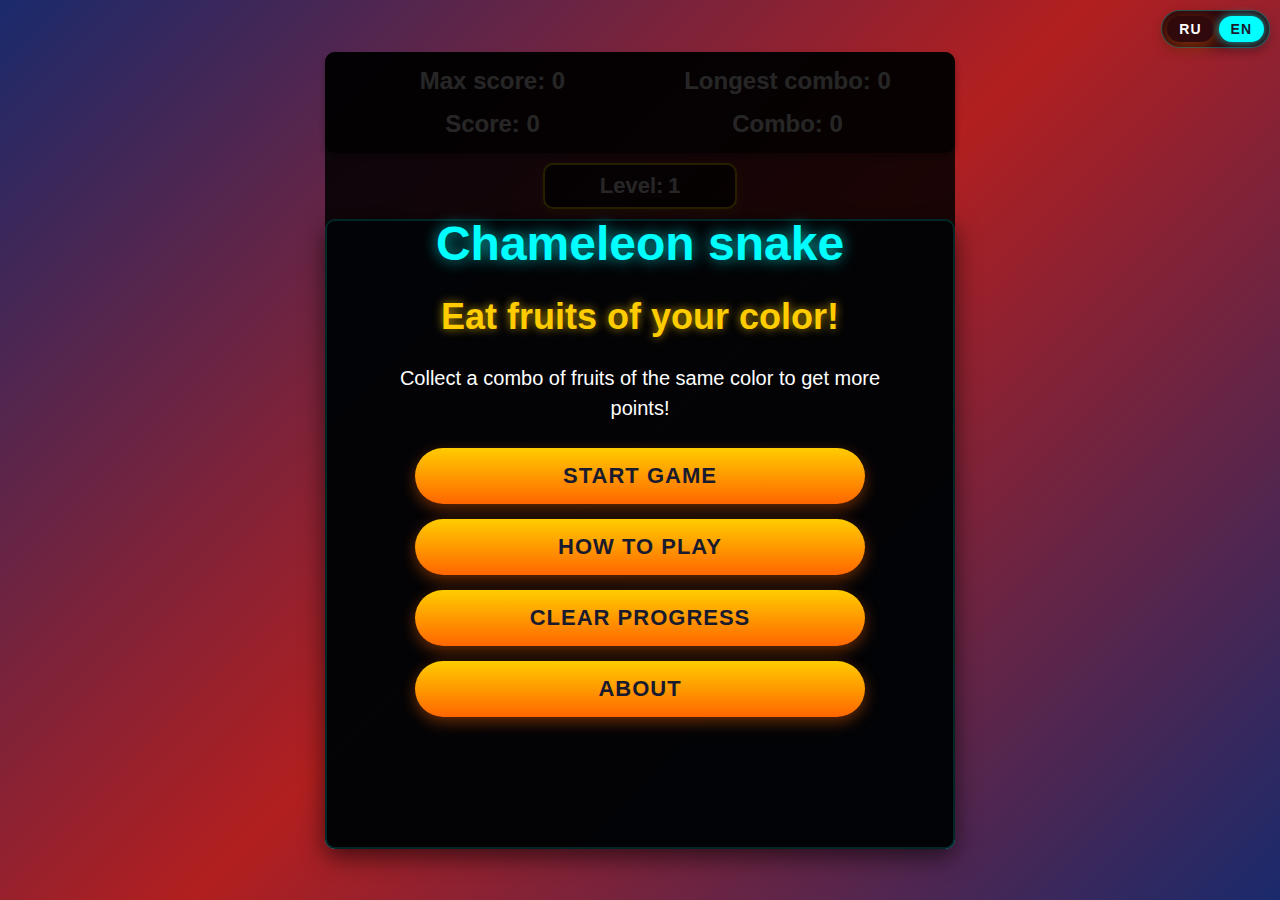
<file: index.html>
<!--
  Chameleon Snake Game - Interface
  Created: 2025-2026
  Author: Yaroslav Zotov
  AI Contributions: Full design and content generation
  MIT Licensed
-->

<!DOCTYPE html>
<html lang="ru">
<head>
    <meta name="viewport" content="width=device-width, initial-scale=1.0, maximum-scale=1.0, user-scalable=no">
    <meta charset="UTF-8">
    <title data-i18n="title">Chameleon snake</title>
    <link rel="stylesheet" href="css/style.css">
    <link rel="icon" href="images/favicon.jpg">
</head>
<body>
    <div id="language-switcher">
        <button class="language-btn active" data-lang="ru">RU</button>
        <button class="language-btn" data-lang="en">EN</button>
    </div>
    <div id="game-container">
        <div id="game-header">
            <div class="header-row">
                <div id="best-score-container"><span data-i18n="best_score_label"></span> <span id="best-score">0</span></div>
                <div id="best-combo-container"><span data-i18n="best_combo_label"></span> <span id="best-combo">0</span></div>
            </div>
            <div class="header-row">
                <div id="score-container"><span data-i18n="score_label"></span> <span id="score">0</span></div>
                <div id="combo-container"><span id="combo-label" data-i18n="combo_label"></span> <span id="combo">0</span></div>
            </div>
        </div>
        <div id="level-container">
            <span data-i18n="level_label"></span> 
            <span id="current-level">1</span>
        </div>
        <canvas id="gameCanvas"></canvas>
        <div id="mobile-controls" class="mobile-controls">
            <div class="controls-row">
                <button class="control-btn" id="btn-up" aria-label="Up">▲</button>
            </div>
            <div class="controls-row">
                <button class="control-btn" id="btn-left" aria-label="Left">◀</button>
                <button class="control-btn pause-btn" id="btn-pause" aria-label="Pause">︎⏸&#xFE0E;</button>
                <button class="control-btn" id="btn-right" aria-label="Right">▶</button>
            </div>
            <div class="controls-row">
                <button class="control-btn" id="btn-down" aria-label="Down">▼</button>
            </div>
        </div>
        
        <div id="game-overlay">
            <div id="start-screen">
                <h1 data-i18n="title"></h1>
                <h2 data-i18n="subtitle"></h2>
                <p data-i18n="game_description"></p>
                <button class="menu-button" id="resume-button" style="display: none;" data-i18n="resume_button"></button>
                <button class="menu-button" id="start-button" data-i18n="start_button"></button>
                <button class="menu-button" id="how-to-play-button" data-i18n="how_to_play"></button>
                <button class="menu-button" id="clear-progress-button" data-i18n="clear_progress"></button>
                <button class="menu-button" id="about-button" data-i18n="about_button"></button>
            </div>
            
            <div id="game-over" class="hidden">
                <h1 data-i18n="game_over"></h1>
                <h2><span data-i18n="final_score"></span> <span id="final-score">0</span></h2>
                <p><span data-i18n="max_combo"></span> <span id="max-combo">0</span></p>
                <button id="restart-button" data-i18n="restart_button"></button>
            </div>

            <div id="popup" class="hidden">
                <h2 id="popup-header"></h2>
                <p id="popup-message"></p>
                <button id="popup-yes-button" data-i18n="yes_button"></button>
                <button id="popup-no-button" data-i18n="no_button"></button>
            </div>

            <div id="instructions" class="hidden">
                <h3 data-i18n="how_to_play">:</h3>
                <ul>
                    <li>
                        <span data-i18n="control_instruction"></span>
                        <span class="key">↑</span> <span class="key">←</span> <span class="key">↓</span> <span class="key">→</span>
                    </li>
                    <li>
                        <span data-i18n="pause_instruction"></span>
                        <span class="key">P</span>
                        <span data-i18n="pause_instruction_extra"></span>
                        <span class="key">⏸</span>
                    </li>
                    <li data-i18n="eat_instruction"></li>
                    <li data-i18n="color_change_instruction"></li>
                    <li data-i18n="combo_instruction"></li>
                    <li data-i18n="avoid_instruction"></li>
                </ul>
                <button class="menu-button" id="instructions-ok-button" data-i18n="ok_button"></button>
            </div>

            <div id="about" class="hidden">
                <h3 data-i18n="about_title"></h3>
                <div class="about-content">
                    <div class="about-section">
                        <h4 data-i18n="game_name"></h4>
                        <p data-i18n="about_description"></p>
                    </div>
                    
                    <div class="about-section">
                        <h4 data-i18n="development"></h4>
                        <p><strong data-i18n="author"></strong><span data-i18n="myname"></span></p>
                        <p><strong>GitHub</strong>: <a href="https://github.com/qiray" target="_blank">github.com/qiray</a></p>
                    </div>
                    
                    <div class="about-section">
                        <h4 data-i18n="ai_assistance"></h4>
                        <p><strong>DeepSeek</strong> (<a href="https://www.deepseek.com/" target="_blank">deepseek.com</a>)</p>
                    </div>
                    
                    <div class="about-section">
                        <h4 data-i18n="assets"></h4>
                        <p><strong data-i18n="game_icon"></strong>: Leonardo.AI (<a href="https://leonardo.ai/" target="_blank">https://leonardo.ai/</a>)</p>
                        <p><strong data-i18n="sounds"></strong>: Mixkit.co (<a href="https://mixkit.co/" target="_blank">https://mixkit.co/</a>)</p>
                    </div>
                                        
                    <div class="about-section">
                        <h4 data-i18n="license"></h4>
                        <p>MIT License © 2025-2026</p>
                        <p data-i18n="open_source"></p>
                    </div>
                </div>
                <button class="menu-button" id="about-ok-button" data-i18n="ok_button"></button>
            </div>

        </div>
    </div>

    <script src="js/data.js"></script>
    <script src="js/translations.js"></script>
    <script src="js/handlers.js"></script>
    <script src="js/score.js"></script>
    <script src="js/sfx.js"></script>
    <script src="js/main.js"></script>
    <script src="js/resize.js"></script>
</body>
</html>
</file>
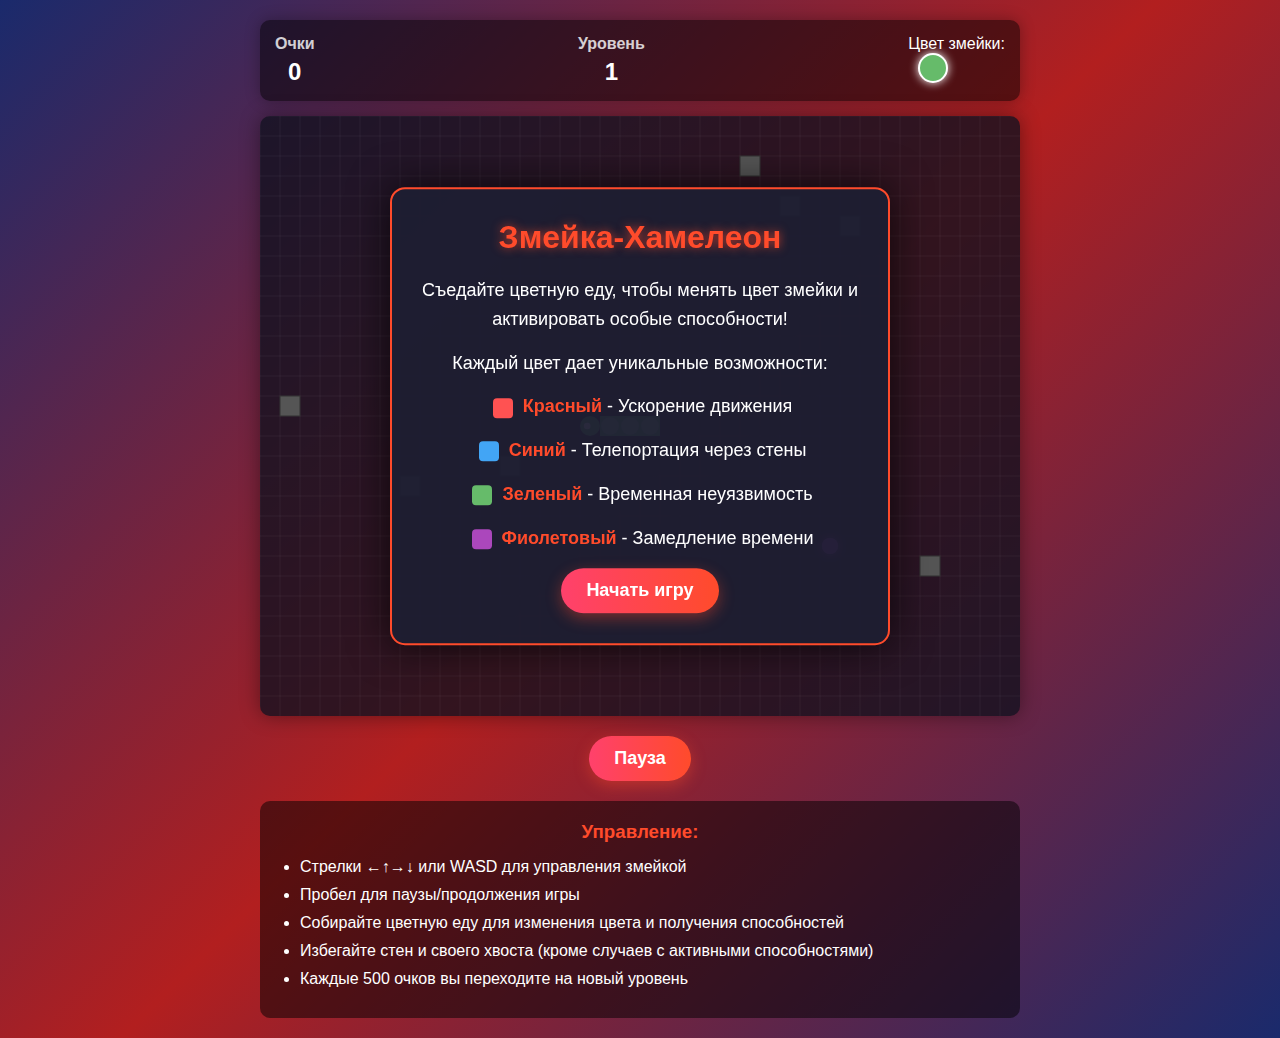
<file: index1.html>
<!DOCTYPE html>
<html lang="ru">
<head>
    <meta charset="UTF-8">
    <meta name="viewport" content="width=device-width, initial-scale=1.0">
    <title>Змейка-хамелеон</title>
    <style>
        * {
            margin: 0;
            padding: 0;
            box-sizing: border-box;
            font-family: 'Segoe UI', Tahoma, Geneva, Verdana, sans-serif;
        }
        
        body {
            display: flex;
            justify-content: center;
            align-items: center;
            min-height: 100vh;
            background: linear-gradient(135deg, #1a2a6c, #b21f1f, #1a2a6c);
            color: white;
            overflow: hidden;
        }
        
        .game-container {
            position: relative;
            width: 100%;
            max-width: 800px;
            padding: 20px;
        }
        
        .header {
            display: flex;
            justify-content: space-between;
            margin-bottom: 15px;
            background: rgba(0, 0, 0, 0.5);
            padding: 15px;
            border-radius: 10px;
            box-shadow: 0 0 15px rgba(0, 0, 0, 0.3);
        }
        
        .score-board, .level-board {
            font-size: 24px;
            font-weight: bold;
            text-align: center;
        }
        
        .score-label, .level-label {
            font-size: 16px;
            opacity: 0.8;
            margin-bottom: 5px;
        }
        
        .game-board {
            position: relative;
            width: 100%;
            height: 70vh;
            max-height: 600px;
            background: rgba(0, 0, 0, 0.3);
            border-radius: 10px;
            overflow: hidden;
            box-shadow: 0 0 20px rgba(0, 0, 0, 0.4);
        }
        
        canvas {
            position: absolute;
            top: 0;
            left: 0;
            width: 100%;
            height: 100%;
        }
        
        .controls {
            display: flex;
            justify-content: center;
            gap: 20px;
            margin-top: 20px;
        }
        
        button {
            padding: 12px 25px;
            background: linear-gradient(to right, #ff416c, #ff4b2b);
            color: white;
            border: none;
            border-radius: 50px;
            font-size: 18px;
            font-weight: bold;
            cursor: pointer;
            transition: all 0.3s ease;
            box-shadow: 0 5px 15px rgba(255, 75, 43, 0.4);
        }
        
        button:hover {
            transform: translateY(-3px);
            box-shadow: 0 8px 20px rgba(255, 75, 43, 0.6);
        }
        
        button:active {
            transform: translateY(1px);
        }
        
        .popup {
            position: absolute;
            top: 50%;
            left: 50%;
            transform: translate(-50%, -50%);
            background: rgba(30, 30, 50, 0.95);
            border-radius: 15px;
            padding: 30px;
            text-align: center;
            box-shadow: 0 0 40px rgba(0, 0, 0, 0.7);
            z-index: 10;
            width: 90%;
            max-width: 500px;
            display: none;
            border: 2px solid #ff4b2b;
        }
        
        .popup h2 {
            font-size: 32px;
            margin-bottom: 20px;
            color: #ff4b2b;
            text-shadow: 0 0 10px rgba(255, 75, 43, 0.7);
        }
        
        .popup p {
            font-size: 18px;
            margin: 15px 0;
            line-height: 1.6;
        }
        
        .popup .highlight {
            color: #ff4b2b;
            font-weight: bold;
        }
        
        .popup .final-score {
            font-size: 28px;
            margin: 20px 0;
            color: #4caf50;
        }
        
        .instructions {
            background: rgba(0, 0, 0, 0.5);
            padding: 20px;
            border-radius: 10px;
            margin-top: 20px;
        }
        
        .instructions h3 {
            text-align: center;
            margin-bottom: 15px;
            color: #ff4b2b;
        }
        
        .instructions ul {
            padding-left: 20px;
        }
        
        .instructions li {
            margin: 10px 0;
        }
        
        .power-up {
            display: inline-block;
            width: 20px;
            height: 20px;
            border-radius: 4px;
            margin: 0 5px;
            vertical-align: middle;
        }
        
        .red-power { background: #ff5252; }
        .blue-power { background: #42a5f5; }
        .green-power { background: #66bb6a; }
        .purple-power { background: #ab47bc; }
        
        .snake-color-display {
            width: 30px;
            height: 30px;
            border-radius: 50%;
            display: inline-block;
            margin-left: 10px;
            vertical-align: middle;
            border: 2px solid white;
            box-shadow: 0 0 10px currentColor;
        }
        
        .ability-active {
            position: absolute;
            top: 20px;
            right: 20px;
            padding: 8px 15px;
            border-radius: 20px;
            font-size: 14px;
            font-weight: bold;
            background: rgba(0, 0, 0, 0.6);
            display: none;
        }
    </style>
</head>
<body>
    <div class="game-container">
        <div class="header">
            <div class="score-board">
                <div class="score-label">Очки</div>
                <span id="score">0</span>
            </div>
            <div class="level-board">
                <div class="level-label">Уровень</div>
                <span id="level">1</span>
            </div>
            <div class="snake-color">
                <div class="color-label">Цвет змейки:</div>
                <div class="snake-color-display" id="snake-color"></div>
            </div>
        </div>
        
        <div class="game-board">
            <canvas id="game-canvas"></canvas>
            <div class="ability-active" id="active-ability"></div>
            
            <div class="popup" id="start-popup">
                <h2>Змейка-Хамелеон</h2>
                <p>Съедайте цветную еду, чтобы менять цвет змейки и активировать особые способности!</p>
                <p>Каждый цвет дает уникальные возможности:</p>
                <p><span class="power-up red-power"></span> <span class="highlight">Красный</span> - Ускорение движения</p>
                <p><span class="power-up blue-power"></span> <span class="highlight">Синий</span> - Телепортация через стены</p>
                <p><span class="power-up green-power"></span> <span class="highlight">Зеленый</span> - Временная неуязвимость</p>
                <p><span class="power-up purple-power"></span> <span class="highlight">Фиолетовый</span> - Замедление времени</p>
                <button id="start-button">Начать игру</button>
            </div>
            
            <div class="popup" id="level-up-popup">
                <h2>Уровень пройден!</h2>
                <p>Вы достигли <span class="highlight" id="new-level">1</span> уровня!</p>
                <p>Сложность увеличивается. Будьте осторожны!</p>
                <button id="next-level-button">Продолжить</button>
            </div>
            
            <div class="popup" id="game-over-popup">
                <h2>Игра окончена!</h2>
                <p>Ваш результат:</p>
                <div class="final-score" id="final-score">0</div>
                <p>Вы достигли <span class="highlight" id="reached-level">1</span> уровня</p>
                <button id="restart-button">Играть снова</button>
            </div>
        </div>
        
        <div class="controls">
            <button id="pause-button">Пауза</button>
        </div>
        
        <div class="instructions">
            <h3>Управление:</h3>
            <ul>
                <li>Стрелки ←↑→↓ или WASD для управления змейкой</li>
                <li>Пробел для паузы/продолжения игры</li>
                <li>Собирайте цветную еду для изменения цвета и получения способностей</li>
                <li>Избегайте стен и своего хвоста (кроме случаев с активными способностями)</li>
                <li>Каждые 500 очков вы переходите на новый уровень</li>
            </ul>
        </div>
    </div>

    <script>
        // Конфигурация игры
        const config = {
            gridSize: 20,
            initialSnakeLength: 4,
            initialSpeed: 150,
            speedIncrement: 10,
            foodColors: ['#ff5252', '#42a5f5', '#66bb6a', '#ab47bc'], // Красный, синий, зеленый, фиолетовый
            abilityDurations: {
                red: 8000,    // Ускорение
                blue: 7000,   // Телепорт
                green: 6000,  // Неуязвимость
                purple: 9000  // Замедление
            }
        };

        // Состояние игры
        const gameState = {
            snake: [],
            direction: 'right',
            nextDirection: 'right',
            food: { x: 0, y: 0, color: '' },
            score: 0,
            level: 1,
            speed: config.initialSpeed,
            gameOver: false,
            paused: false,
            lastUpdateTime: 0,
            currentColor: '#66bb6a', // Начальный цвет - зеленый
            activeAbility: null,
            abilityTimer: 0,
            walls: []
        };

        // Элементы DOM
        const elements = {
            canvas: document.getElementById('game-canvas'),
            ctx: null,
            score: document.getElementById('score'),
            level: document.getElementById('level'),
            snakeColor: document.getElementById('snake-color'),
            startPopup: document.getElementById('start-popup'),
            levelUpPopup: document.getElementById('level-up-popup'),
            gameOverPopup: document.getElementById('game-over-popup'),
            startButton: document.getElementById('start-button'),
            nextLevelButton: document.getElementById('next-level-button'),
            restartButton: document.getElementById('restart-button'),
            pauseButton: document.getElementById('pause-button'),
            activeAbility: document.getElementById('active-ability'),
            newLevel: document.getElementById('new-level'),
            reachedLevel: document.getElementById('reached-level'),
            finalScore: document.getElementById('final-score')
        };

        // Инициализация игры
        function initGame() {
            // Настройка canvas
            elements.ctx = elements.canvas.getContext('2d');
            elements.canvas.width = elements.canvas.offsetWidth;
            elements.canvas.height = elements.canvas.offsetHeight;
            
            // Начальное состояние
            resetGame();
            
            // Показываем стартовый экран
            showPopup('start');
            
            // События
            elements.startButton.addEventListener('click', startGame);
            elements.nextLevelButton.addEventListener('click', nextLevel);
            elements.restartButton.addEventListener('click', resetGame);
            elements.pauseButton.addEventListener('click', togglePause);
            
            // Управление
            document.addEventListener('keydown', handleKeyPress);
            
            // Запуск игрового цикла
            requestAnimationFrame(gameLoop);
        }

        // Сброс состояния игры
        function resetGame() {
            const centerX = Math.floor(elements.canvas.width / config.gridSize / 2);
            const centerY = Math.floor(elements.canvas.height / config.gridSize / 2);
            
            // Инициализация змейки
            gameState.snake = [];
            for (let i = config.initialSnakeLength - 1; i >= 0; i--) {
                gameState.snake.push({ x: centerX - i, y: centerY });
            }
            
            // Начальные значения
            gameState.direction = 'right';
            gameState.nextDirection = 'right';
            gameState.score = 0;
            gameState.level = 1;
            gameState.speed = config.initialSpeed;
            gameState.gameOver = false;
            gameState.paused = false;
            gameState.currentColor = '#66bb6a';
            gameState.activeAbility = null;
            gameState.abilityTimer = 0;
            
            // Обновление интерфейса
            elements.score.textContent = gameState.score;
            elements.level.textContent = gameState.level;
            elements.snakeColor.style.backgroundColor = gameState.currentColor;
            elements.activeAbility.style.display = 'none';
            
            // Генерация еды
            generateFood();
            
            // Генерация стен
            generateWalls();
            
            // Скрытие всех попапов
            hideAllPopups();
        }

        // Запуск игры
        function startGame() {
            hideAllPopups();
            gameState.paused = false;
            gameState.lastUpdateTime = performance.now();
        }

        // Следующий уровень
        function nextLevel() {
            hideAllPopups();
            gameState.level++;
            elements.level.textContent = gameState.level;
            
            // Увеличиваем скорость
            gameState.speed = Math.max(50, config.initialSpeed - (gameState.level - 1) * config.speedIncrement);
            
            // Генерируем новые стены
            generateWalls();
        }

        // Переключение паузы
        function togglePause() {
            gameState.paused = !gameState.paused;
            elements.pauseButton.textContent = gameState.paused ? 'Продолжить' : 'Пауза';
        }

        // Генерация еды
        function generateFood() {
            let newFood;
            let onSnake, onWall;
            
            do {
                newFood = {
                    x: Math.floor(Math.random() * (elements.canvas.width / config.gridSize)),
                    y: Math.floor(Math.random() * (elements.canvas.height / config.gridSize)),
                    color: config.foodColors[Math.floor(Math.random() * config.foodColors.length)]
                };
                
                // Проверяем, не на змейке ли еда
                onSnake = gameState.snake.some(segment => 
                    segment.x === newFood.x && segment.y === newFood.y);
                
                // Проверяем, не на стене ли еда
                onWall = gameState.walls.some(wall => 
                    wall.x === newFood.x && wall.y === newFood.y);
                
            } while (onSnake || onWall);
            
            gameState.food = newFood;
        }

        // Генерация стен
        function generateWalls() {
            gameState.walls = [];
            const wallCount = 5 + gameState.level * 2; // Больше стен на высоких уровнях
            
            for (let i = 0; i < wallCount; i++) {
                let wall;
                let onSnake, onFood;
                
                do {
                    wall = {
                        x: Math.floor(Math.random() * (elements.canvas.width / config.gridSize)),
                        y: Math.floor(Math.random() * (elements.canvas.height / config.gridSize))
                    };
                    
                    // Проверяем, не на змейке ли стена
                    onSnake = gameState.snake.some(segment => 
                        segment.x === wall.x && segment.y === wall.y);
                    
                    // Проверяем, не на еде ли стена
                    onFood = (gameState.food.x === wall.x && gameState.food.y === wall.y);
                    
                } while (onSnake || onFood);
                
                gameState.walls.push(wall);
            }
        }

        // Обновление состояния игры
        function update() {
            if (gameState.paused || gameState.gameOver) return;
            
            // Обновляем активную способность
            updateAbility();
            
            // Обновляем направление
            gameState.direction = gameState.nextDirection;
            
            // Вычисляем новую голову
            const head = { ...gameState.snake[0] };
            
            switch (gameState.direction) {
                case 'up': head.y--; break;
                case 'down': head.y++; break;
                case 'left': head.x--; break;
                case 'right': head.x++; break;
            }
            
            // Проверка столкновения со стенами (если нет способности телепорта)
            if (gameState.activeAbility !== 'blue') {
                if (
                    head.x < 0 || 
                    head.y < 0 || 
                    head.x >= elements.canvas.width / config.gridSize || 
                    head.y >= elements.canvas.height / config.gridSize
                ) {
                    endGame();
                    return;
                }
            } else {
                // Телепорт через стены
                if (head.x < 0) head.x = Math.floor(elements.canvas.width / config.gridSize) - 1;
                if (head.y < 0) head.y = Math.floor(elements.canvas.height / config.gridSize) - 1;
                if (head.x >= elements.canvas.width / config.gridSize) head.x = 0;
                if (head.y >= elements.canvas.height / config.gridSize) head.y = 0;
            }
            
            // Проверка столкновения с собой (если нет неуязвимости)
            if (gameState.activeAbility !== 'green') {
                for (let i = 0; i < gameState.snake.length; i++) {
                    if (head.x === gameState.snake[i].x && head.y === gameState.snake[i].y) { //TODO: fix
                        // endGame();
                        return;
                    }
                }
            }
            
            // Проверка столкновения со стеной
            const hitWall = gameState.walls.some(wall => 
                wall.x === head.x && wall.y === head.y);
            
            if (hitWall && gameState.activeAbility !== 'green') {
                endGame();
                return;
            }
            
            // Добавляем новую голову
            gameState.snake.unshift(head);
            
            // Проверка съедания еды
            if (head.x === gameState.food.x && head.y === gameState.food.y) {
                // Начисление очков
                let points = 10;
                
                // Бонус за совпадение цвета
                if (gameState.currentColor === gameState.food.color) {
                    points *= 2;
                }
                
                gameState.score += points;
                elements.score.textContent = gameState.score;
                
                // Меняем цвет змейки
                gameState.currentColor = gameState.food.color;
                elements.snakeColor.style.backgroundColor = gameState.currentColor;
                
                // Активируем способность в зависимости от цвета
                activateAbility(gameState.food.color);
                
                // Генерируем новую еду
                generateFood();
                
                // Проверка перехода на новый уровень
                if (gameState.score >= gameState.level * 500) {
                    showPopup('levelUp');
                    gameState.paused = true;
                }
            } else {
                // Удаляем хвост, если не съели еду
                gameState.snake.pop();
            }
        }

        // Активация способности
        function activateAbility(color) {
            let ability = null;
            
            switch (color) {
                case '#ff5252': ability = 'red'; break;    // Ускорение
                case '#42a5f5': ability = 'blue'; break;   // Телепорт
                case '#66bb6a': ability = 'green'; break;  // Неуязвимость
                case '#ab47bc': ability = 'purple'; break; // Замедление
            }
            
            if (ability) {
                gameState.activeAbility = ability;
                gameState.abilityTimer = config.abilityDurations[ability];
                
                // Отображаем активную способность
                elements.activeAbility.style.display = 'block';
                
                switch (ability) {
                    case 'red':
                        elements.activeAbility.textContent = '⚡ Ускорение';
                        elements.activeAbility.style.color = '#ff5252';
                        break;
                    case 'blue':
                        elements.activeAbility.textContent = '🌀 Телепорт';
                        elements.activeAbility.style.color = '#42a5f5';
                        break;
                    case 'green':
                        elements.activeAbility.textContent = '🛡️ Неуязвимость';
                        elements.activeAbility.style.color = '#66bb6a';
                        break;
                    case 'purple':
                        elements.activeAbility.textContent = '⏱️ Замедление';
                        elements.activeAbility.style.color = '#ab47bc';
                        break;
                }
            }
        }

        // Обновление таймера способности
        function updateAbility() {
            if (gameState.activeAbility && gameState.abilityTimer > 0) {
                gameState.abilityTimer -= 16; // Примерно 60 FPS
                
                if (gameState.abilityTimer <= 0) {
                    gameState.activeAbility = null;
                    elements.activeAbility.style.display = 'none';
                }
            }
        }

        // Отрисовка игры
        function render() {
            const ctx = elements.ctx;
            const gridSize = config.gridSize;
            
            // Очистка холста
            ctx.clearRect(0, 0, elements.canvas.width, elements.canvas.height);
            
            // Рисуем фон
            ctx.fillStyle = 'rgba(20, 20, 35, 0.7)';
            ctx.fillRect(0, 0, elements.canvas.width, elements.canvas.height);
            
            // Рисуем сетку
            ctx.strokeStyle = 'rgba(255, 255, 255, 0.1)';
            ctx.lineWidth = 0.5;
            
            for (let x = 0; x < elements.canvas.width; x += gridSize) {
                ctx.beginPath();
                ctx.moveTo(x, 0);
                ctx.lineTo(x, elements.canvas.height);
                ctx.stroke();
            }
            
            for (let y = 0; y < elements.canvas.height; y += gridSize) {
                ctx.beginPath();
                ctx.moveTo(0, y);
                ctx.lineTo(elements.canvas.width, y);
                ctx.stroke();
            }
            
            // Рисуем стены
            ctx.fillStyle = '#555';
            gameState.walls.forEach(wall => {
                ctx.fillRect(
                    wall.x * gridSize, 
                    wall.y * gridSize, 
                    gridSize, 
                    gridSize
                );
                
                // Эффект кирпичной стены
                ctx.strokeStyle = '#333';
                ctx.lineWidth = 1;
                ctx.strokeRect(
                    wall.x * gridSize, 
                    wall.y * gridSize, 
                    gridSize, 
                    gridSize
                );
            });
            
            // Рисуем змейку
            gameState.snake.forEach((segment, index) => {
                if (index === 0) {
                    // Голова змейки с эффектом
                    ctx.fillStyle = gameState.currentColor;
                    ctx.beginPath();
                    ctx.arc(
                        segment.x * gridSize + gridSize / 2,
                        segment.y * gridSize + gridSize / 2,
                        gridSize / 2,
                        0,
                        Math.PI * 2
                    );
                    ctx.fill();
                    
                    // Глаза
                    ctx.fillStyle = 'white';
                    const eyeSize = gridSize / 6;
                    let eyeOffsetX = 0;
                    let eyeOffsetY = 0;
                    
                    switch (gameState.direction) {
                        case 'up': eyeOffsetY = -gridSize/5; break;
                        case 'down': eyeOffsetY = gridSize/5; break;
                        case 'left': eyeOffsetX = -gridSize/5; break;
                        case 'right': eyeOffsetX = gridSize/5; break;
                    }
                    
                    ctx.beginPath();
                    ctx.arc(
                        segment.x * gridSize + gridSize / 2 - eyeOffsetX * 0.7,
                        segment.y * gridSize + gridSize / 2 - eyeOffsetY * 0.7,
                        eyeSize,
                        0,
                        Math.PI * 2
                    );
                    ctx.fill();
                } else {
                    // Тело змейки
                    ctx.fillStyle = gameState.currentColor;
                    ctx.fillRect(
                        segment.x * gridSize, 
                        segment.y * gridSize, 
                        gridSize, 
                        gridSize
                    );
                    
                    // Скругленные углы
                    ctx.fillStyle = 'rgba(255, 255, 255, 0.3)';
                    ctx.beginPath();
                    ctx.arc(
                        segment.x * gridSize + gridSize / 2,
                        segment.y * gridSize + gridSize / 2,
                        gridSize / 2 - 1,
                        0,
                        Math.PI * 2
                    );
                    ctx.fill();
                }
            });
            
            // Рисуем еду
            ctx.fillStyle = gameState.food.color;
            ctx.beginPath();
            ctx.arc(
                gameState.food.x * gridSize + gridSize / 2,
                gameState.food.y * gridSize + gridSize / 2,
                gridSize / 2 - 2,
                0,
                Math.PI * 2
            );
            ctx.fill();
            
            // Эффект свечения для еды
            ctx.shadowColor = gameState.food.color;
            ctx.shadowBlur = 10;
            ctx.fill();
            ctx.shadowBlur = 0;
            
            // Если игра на паузе, рисуем затемнение
            if (gameState.paused) {
                ctx.fillStyle = 'rgba(0, 0, 0, 0.5)';
                ctx.fillRect(0, 0, elements.canvas.width, elements.canvas.height);
                
                ctx.fillStyle = 'white';
                ctx.font = 'bold 36px Arial';
                ctx.textAlign = 'center';
                ctx.fillText('ПАУЗА', elements.canvas.width / 2, elements.canvas.height / 2);
            }
        }

        // Обработка нажатий клавиш
        function handleKeyPress(e) {
            if (gameState.gameOver || gameState.paused) return;
            
            switch (e.key) {
                case 'ArrowUp':
                case 'w':
                case 'W':
                case 'ц':
                case 'Ц':
                    if (gameState.direction !== 'down') gameState.nextDirection = 'up';
                    break;
                case 'ArrowDown':
                case 's':
                case 'S':
                case 'ы':
                case 'Ы':
                    if (gameState.direction !== 'up') gameState.nextDirection = 'down';
                    break;
                case 'ArrowLeft':
                case 'a':
                case 'A':
                case 'ф':
                case 'Ф':
                    if (gameState.direction !== 'right') gameState.nextDirection = 'left';
                    break;
                case 'ArrowRight':
                case 'd':
                case 'D':
                case 'в':
                case 'В':
                    if (gameState.direction !== 'left') gameState.nextDirection = 'right';
                    break;
                case ' ':
                    togglePause();
                    break;
            }
        }

        // Завершение игры
        function endGame() {
            gameState.gameOver = true;
            showPopup('gameOver');
        }

        // Показать попап
        function showPopup(type) {
            hideAllPopups();
            
            switch (type) {
                case 'start':
                    elements.startPopup.style.display = 'block';
                    break;
                case 'levelUp':
                    elements.newLevel.textContent = gameState.level + 1;
                    elements.levelUpPopup.style.display = 'block';
                    break;
                case 'gameOver':
                    elements.finalScore.textContent = gameState.score;
                    elements.reachedLevel.textContent = gameState.level;
                    elements.gameOverPopup.style.display = 'block';
                    break;
            }
        }

        // Скрыть все попапы
        function hideAllPopups() {
            elements.startPopup.style.display = 'none';
            elements.levelUpPopup.style.display = 'none';
            elements.gameOverPopup.style.display = 'none';
        }

        // Игровой цикл
        let lastRenderTime = 0;
        function gameLoop(timestamp) {
            requestAnimationFrame(gameLoop);
            
            // Регулируем скорость обновления
            const speed = gameState.activeAbility === 'purple' ? 
                gameState.speed * 1.5 : // Замедление времени
                (gameState.activeAbility === 'red' ? 
                    gameState.speed * 0.6 : // Ускорение
                    gameState.speed);
            
            if (timestamp - lastRenderTime > speed) {
                update();
                render();
                lastRenderTime = timestamp;
            }
        }

        // Запуск игры при загрузке
        window.addEventListener('load', initGame);
    </script>
</body>
</html>
</file>
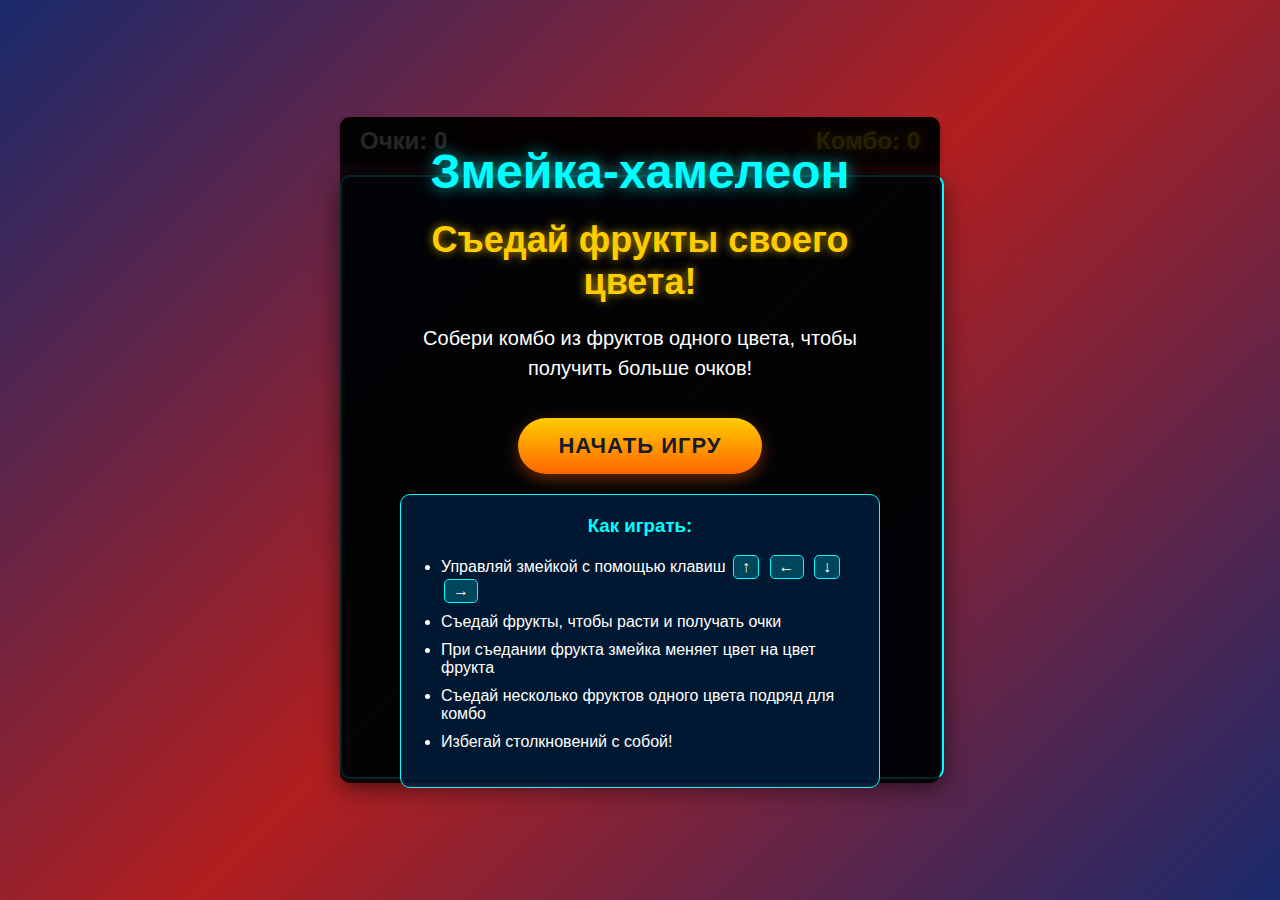
<file: index2.html>
<!DOCTYPE html>
<html lang="ru">
<head>
    <meta charset="UTF-8">
    <title>Змейка-хамелеон</title>
    <style>
        body {
            display: flex;
            justify-content: center;
            align-items: center;
            height: 100vh;
            margin: 0;
            background: linear-gradient(135deg, #1a2a6c, #b21f1f, #1a2a6c);
            font-family: 'Arial Rounded MT Bold', 'Arial', sans-serif;
            overflow: hidden;
            color: white;
        }
        
        #game-container {
            position: relative;
            width: 600px;
            text-align: center;
        }
        
        #game-header {
            display: flex;
            justify-content: space-between;
            padding: 10px 20px;
            background: rgba(0, 0, 0, 0.7);
            border-radius: 10px;
            margin-bottom: 10px;
            box-shadow: 0 4px 6px rgba(0, 0, 0, 0.3);
        }
        
        #score-container, #combo-container {
            font-size: 24px;
            font-weight: bold;
        }
        
        #combo-container {
            color: #ffcc00;
            text-shadow: 0 0 8px rgba(255, 204, 0, 0.8);
        }
        
        canvas {
            background: rgba(0, 20, 40, 0.85);
            border-radius: 10px;
            box-shadow: 0 8px 25px rgba(0, 0, 0, 0.6);
            border: 2px solid #0ff;
        }
        
        #game-overlay {
            position: absolute;
            top: 0;
            left: 0;
            width: 100%;
            height: 100%;
            background: rgba(0, 0, 0, 0.85);
            display: flex;
            flex-direction: column;
            justify-content: center;
            align-items: center;
            border-radius: 10px;
            z-index: 10;
        }
        
        #start-screen, #game-over {
            text-align: center;
            padding: 30px;
            max-width: 80%;
        }
        
        h1 {
            font-size: 48px;
            color: #0ff;
            text-shadow: 0 0 15px rgba(0, 255, 255, 0.7);
            margin-bottom: 10px;
        }
        
        h2 {
            font-size: 36px;
            color: #ffcc00;
            text-shadow: 0 0 10px rgba(255, 204, 0, 0.7);
            margin: 20px 0;
        }
        
        p {
            font-size: 20px;
            margin: 15px 0;
            line-height: 1.5;
        }
        
        button {
            background: linear-gradient(to bottom, #ffcc00, #ff6600);
            border: none;
            border-radius: 50px;
            color: #1a1a2e;
            padding: 15px 40px;
            font-size: 22px;
            font-weight: bold;
            cursor: pointer;
            margin-top: 20px;
            box-shadow: 0 5px 15px rgba(255, 102, 0, 0.4);
            transition: all 0.2s;
            text-transform: uppercase;
            letter-spacing: 1px;
        }
        
        button:hover {
            transform: scale(1.05);
            box-shadow: 0 7px 20px rgba(255, 102, 0, 0.6);
        }
        
        .combo-message {
            position: absolute;
            font-size: 28px;
            font-weight: bold;
            color: #ffcc00;
            text-shadow: 0 0 10px rgba(255, 204, 0, 0.8);
            z-index: 5;
            pointer-events: none;
            animation: floatUp 1.5s forwards;
        }
        
        @keyframes floatUp {
            0% { transform: translateY(0); opacity: 1; }
            100% { transform: translateY(-100px); opacity: 0; }
        }
        
        .hidden {
            display: none;
        }
        
        #instructions {
            background: rgba(0, 30, 60, 0.8);
            border-radius: 10px;
            padding: 20px;
            margin-top: 20px;
            border: 1px solid #0ff;
        }
        
        #instructions h3 {
            color: #0ff;
            margin-top: 0;
        }
        
        #instructions ul {
            text-align: left;
            padding-left: 20px;
        }
        
        #instructions li {
            margin: 10px 0;
        }
        
        .key {
            display: inline-block;
            background: rgba(0, 255, 255, 0.2);
            border: 1px solid #0ff;
            border-radius: 5px;
            padding: 2px 8px;
            margin: 0 3px;
        }
    </style>
</head>
<body>
    <div id="game-container">
        <div id="game-header">
            <div id="score-container">Очки: <span id="score">0</span></div>
            <div id="combo-container">Комбо: <span id="combo">0</span></div>
        </div>
        <canvas id="gameCanvas" width="600" height="600"></canvas>
        
        <div id="game-overlay">
            <div id="start-screen">
                <h1>Змейка-хамелеон</h1>
                <h2>Съедай фрукты своего цвета!</h2>
                <p>Собери комбо из фруктов одного цвета, чтобы получить больше очков!</p>
                <button id="start-button">Начать игру</button>
                
                <div id="instructions">
                    <h3>Как играть:</h3>
                    <ul>
                        <li>Управляй змейкой с помощью клавиш <span class="key">↑</span> <span class="key">←</span> <span class="key">↓</span> <span class="key">→</span></li>
                        <li>Съедай фрукты, чтобы расти и получать очки</li>
                        <li>При съедании фрукта змейка меняет цвет на цвет фрукта</li>
                        <li>Съедай несколько фруктов одного цвета подряд для комбо</li>
                        <li>Избегай столкновений с собой!</li>
                    </ul>
                </div>
            </div>
            
            <div id="game-over" class="hidden">
                <h1>Конец игры!</h1>
                <h2>Ваш счёт: <span id="final-score">0</span></h2>
                <p>Самое длинное комбо: <span id="max-combo">0</span></p>
                <button id="restart-button">Играть снова</button>
            </div>
        </div>
    </div>

    <script>
        // Конфигурация игры
        const config = {
            gridSize: 20,
            initialSnakeLength: 4,
            foodCount: 7,
            baseSpeed: 140,
            speedIncrease: 3,
            comboTime: 2000
        };

        // Игровые переменные
        const canvas = document.getElementById('gameCanvas');
        const ctx = canvas.getContext('2d');
        const scoreElement = document.getElementById('score');
        const comboElement = document.getElementById('combo');
        const startScreen = document.getElementById('start-screen');
        const gameOverScreen = document.getElementById('game-over');
        const finalScoreElement = document.getElementById('final-score');
        const maxComboElement = document.getElementById('max-combo');
        
        let snake = [];
        let direction = 'right';
        let nextDirection = 'right';
        let foods = [];
        let score = 0;
        let combo = 0;
        let maxCombo = 0;
        let currentColor = '#00FF7F';
        let gameInterval;
        let comboTimeout;
        let gameActive = false;
        let gameSpeed = config.baseSpeed;

        // Цвета для фруктов
        const colors = [
            '#FF5252', // красный
            '#FFD740', // жёлтый
            '#7C4DFF', // фиолетовый
            '#69F0AE', // зелёный
            '#40C4FF'  // голубой
        ];

        // Инициализация игры
        function initGame() {
            // Создаем змейку
            snake = [];
            for (let i = config.initialSnakeLength - 1; i >= 0; i--) {
                snake.push({ x: i, y: 10 });
            }
            
            // Начальное направление
            direction = 'right';
            nextDirection = 'right';
            
            // Сброс очков
            score = 0;
            combo = 0;
            gameSpeed = config.baseSpeed;
            currentColor = '#00FF7F';
            updateScore();
            
            // Создаем еду
            generateFood();
            
            // Начинаем игровой цикл
            if (gameInterval) clearInterval(gameInterval);
            gameInterval = setInterval(gameLoop, gameSpeed);
            gameActive = true;
        }

        // Генерация еды
        function generateFood() {
            foods = [];
            
            for (let i = 0; i < config.foodCount; i++) {
                let newFood;
                let overlapping;
                
                do {
                    overlapping = false;
                    newFood = {
                        x: Math.floor(Math.random() * (canvas.width / config.gridSize)),
                        y: Math.floor(Math.random() * (canvas.height / config.gridSize)),
                        color: colors[Math.floor(Math.random() * colors.length)]
                    };
                    
                    // Проверка наложения на змейку
                    for (const segment of snake) {
                        if (segment.x === newFood.x && segment.y === newFood.y) {
                            overlapping = true;
                            break;
                        }
                    }
                    
                    // Проверка наложения на другую еду
                    for (const food of foods) {
                        if (food.x === newFood.x && food.y === newFood.y) {
                            overlapping = true;
                            break;
                        }
                    }
                } while (overlapping);
                
                foods.push(newFood);
            }
        }

        // Игровой цикл
        function gameLoop() {
            moveSnake();
            checkCollisions();
            drawGame();
        }

        // Движение змейки
        function moveSnake() {
            direction = nextDirection;
            
            // Копируем голову
            const head = { ...snake[0] };
            
            // Двигаем голову
            switch (direction) {
                case 'up': head.y--; break;
                case 'down': head.y++; break;
                case 'left': head.x--; break;
                case 'right': head.x++; break;
            }
            
            // Телепортация через стены
            if (head.x < 0) head.x = (canvas.width / config.gridSize) - 1;
            if (head.x >= canvas.width / config.gridSize) head.x = 0;
            if (head.y < 0) head.y = (canvas.height / config.gridSize) - 1;
            if (head.y >= canvas.height / config.gridSize) head.y = 0;
            
            // Добавляем новую голову
            snake.unshift(head);
            
            // Проверяем, съели ли еду
            let foodEaten = false;
            for (let i = 0; i < foods.length; i++) {
                if (head.x === foods[i].x && head.y === foods[i].y) {
                    // Обработка съедения еды
                    handleFoodEaten(foods[i]);
                    foods.splice(i, 1);
                    generateFood();
                    foodEaten = true;
                    break;
                }
            }
            
            // Если еда не была съедена, удаляем хвост
            if (!foodEaten) {
                snake.pop();
            }
        }

        // Обработка съедения еды
        function handleFoodEaten(food) {
            // Проверка комбо
            if (food.color === currentColor) {
                combo++;
                if (combo > maxCombo) maxCombo = combo;
                
                // Бонус за комбо
                const comboBonus = combo * 20;
                score += 10 + comboBonus;
                
                // Показ сообщения о комбо
                showComboMessage(food.x * config.gridSize, food.y * config.gridSize, comboBonus);
                
                // Увеличиваем скорость
                if (gameSpeed > 70) {
                    gameSpeed -= config.speedIncrease;
                    clearInterval(gameInterval);
                    gameInterval = setInterval(gameLoop, gameSpeed);
                }
            } else {
                combo = 1;
                score += 10;
            }
            
            // Обновляем текущий цвет
            currentColor = food.color;
            updateScore();
            
            // Сброс комбо через время
            clearTimeout(comboTimeout);
            comboTimeout = setTimeout(() => {
                combo = 0;
                updateScore();
            }, config.comboTime);
        }

        // Проверка столкновений
        function checkCollisions() {
            const head = snake[0];
            
            // Проверка столкновения с собой
            for (let i = 1; i < snake.length; i++) {
                if (head.x === snake[i].x && head.y === snake[i].y) {
                    endGame();
                    return;
                }
            }
        }

        // Отрисовка игры
        function drawGame() {
            // Очистка холста
            ctx.clearRect(0, 0, canvas.width, canvas.height);
            
            // Отрисовка сетки
            drawGrid();
            
            // Отрисовка змейки
            for (let i = 0; i < snake.length; i++) {
                // Голова другого цвета
                const color = i === 0 ? '#FFFFFF' : currentColor;
                
                ctx.fillStyle = color;
                ctx.strokeStyle = '#000';
                ctx.lineWidth = 1;
                
                ctx.beginPath();
                ctx.arc(
                    snake[i].x * config.gridSize + config.gridSize / 2,
                    snake[i].y * config.gridSize + config.gridSize / 2,
                    config.gridSize / 2 - 1,
                    0,
                    Math.PI * 2
                );
                ctx.fill();
                ctx.stroke();
                
                // Глаза у головы
                if (i === 0) {
                    ctx.fillStyle = '#000';
                    
                    // Позиция глаз в зависимости от направления
                    let eyeOffsetX = 0;
                    let eyeOffsetY = 0;
                    
                    switch (direction) {
                        case 'up': eyeOffsetY = -3; break;
                        case 'down': eyeOffsetY = 3; break;
                        case 'left': eyeOffsetX = -3; break;
                        case 'right': eyeOffsetX = 3; break;
                    }
                    
                    ctx.beginPath();
                    ctx.arc(
                        snake[i].x * config.gridSize + config.gridSize / 2 + eyeOffsetX,
                        snake[i].y * config.gridSize + config.gridSize / 2 + eyeOffsetY,
                        2,
                        0,
                        Math.PI * 2
                    );
                    ctx.fill();
                }
            }
            
            // Отрисовка еды
            for (const food of foods) {
                ctx.fillStyle = food.color;
                ctx.strokeStyle = '#000';
                ctx.lineWidth = 1;
                
                // Рисуем фрукты в виде кружков с эффектом блика
                ctx.beginPath();
                ctx.arc(
                    food.x * config.gridSize + config.gridSize / 2,
                    food.y * config.gridSize + config.gridSize / 2,
                    config.gridSize / 2 - 2,
                    0,
                    Math.PI * 2
                );
                ctx.fill();
                ctx.stroke();
                
                // Блик на фрукте
                ctx.fillStyle = 'rgba(255, 255, 255, 0.4)';
                ctx.beginPath();
                ctx.arc(
                    food.x * config.gridSize + config.gridSize / 2 - 3,
                    food.y * config.gridSize + config.gridSize / 2 - 3,
                    3,
                    0,
                    Math.PI * 2
                );
                ctx.fill();
            }
        }

        // Отрисовка сетки
        function drawGrid() {
            ctx.strokeStyle = 'rgba(0, 100, 200, 0.2)';
            ctx.lineWidth = 0.5;
            
            // Вертикальные линии
            for (let x = 0; x <= canvas.width; x += config.gridSize) {
                ctx.beginPath();
                ctx.moveTo(x, 0);
                ctx.lineTo(x, canvas.height);
                ctx.stroke();
            }
            
            // Горизонтальные линии
            for (let y = 0; y <= canvas.height; y += config.gridSize) {
                ctx.beginPath();
                ctx.moveTo(0, y);
                ctx.lineTo(canvas.width, y);
                ctx.stroke();
            }
        }

        // Показать сообщение о комбо
        function showComboMessage(x, y, bonus) {
            const message = document.createElement('div');
            message.className = 'combo-message';
            message.textContent = `+${bonus} КОМБО x${combo}!`;
            message.style.left = `${x}px`;
            message.style.top = `${y}px`;
            
            document.getElementById('game-container').appendChild(message);
            
            // Удаление сообщения после анимации
            setTimeout(() => {
                message.remove();
            }, 1500);
        }

        // Обновление счета
        function updateScore() {
            scoreElement.textContent = score;
            comboElement.textContent = combo;
        }

        // Конец игры
        function endGame() {
            clearInterval(gameInterval);
            clearTimeout(comboTimeout);
            gameActive = false;
            
            finalScoreElement.textContent = score;
            maxComboElement.textContent = maxCombo;
            
            gameOverScreen.classList.remove('hidden');
            startScreen.classList.add('hidden');
        }

        // Обработка нажатий клавиш
        document.addEventListener('keydown', (e) => {
            if (!gameActive) return;
            
            switch (e.key) {
                case 'ArrowUp':
                    if (direction !== 'down') nextDirection = 'up';
                    break;
                case 'ArrowDown':
                    if (direction !== 'up') nextDirection = 'down';
                    break;
                case 'ArrowLeft':
                    if (direction !== 'right') nextDirection = 'left';
                    break;
                case 'ArrowRight':
                    if (direction !== 'left') nextDirection = 'right';
                    break;
            }
        });

        // Кнопки управления
        document.getElementById('start-button').addEventListener('click', () => {
            startScreen.classList.add('hidden');
            initGame();
        });
        
        document.getElementById('restart-button').addEventListener('click', () => {
            gameOverScreen.classList.add('hidden');
            initGame();
        });

        // Первоначальная генерация еды
        generateFood();
    </script>
</body>
</html>
</file>
<file: css/style.css>
/**
 * Chameleon Snake Game - Responsive Styles
 * 
 * Created: 2025-2026
 * Author: Yaroslav Zotov
 * AI-Assisted: Color scheme and layout suggestions
 * 
 * MIT Licensed
 */

/* Базовые стили для адаптивности */
:root {
    --game-min-width: 320px;
    --game-max-width: 70vh;
    --header-height: 80px;
    --game-padding: 10px;
}

body {
    display: flex;
    justify-content: center;
    align-items: center;
    min-height: 100vh;
    margin: 0;
    padding: 20px;
    background: linear-gradient(135deg, #1a2a6c, #b21f1f, #1a2a6c);
    font-family: 'Arial Rounded MT Bold', 'Arial', sans-serif;
    overflow: auto;
    color: white;
    box-sizing: border-box;
}

#game-container {
    position: relative;
    width: 100%;
    max-width: var(--game-max-width);
    min-width: var(--game-min-width);
    display: flex;
    flex-direction: column;
    gap: 10px;
}

/* Адаптивный заголовок игры */
#game-header {
    background: rgba(0, 0, 0, 0.7);
    border-radius: 10px;
    padding: 10px;
    box-shadow: 0 4px 6px rgba(0, 0, 0, 0.3);
    display: flex;
    flex-direction: column;
    gap: 5px;
}

.header-row {
    display: flex;
    justify-content: space-between;
    align-items: center;
    padding: 5px 10px;
}

#score-container, #combo-container, 
#best-score-container, #best-combo-container {
    font-size: clamp(16px, 2.5vw, 24px);
    font-weight: bold;
    text-align: center;
    flex: 1;
}

#combo-container {
    text-shadow: none;
    transition: color 0.3s ease, text-shadow 0.3s ease;
}

/* Адаптивный canvas */
#gameCanvas {
    width: 100% !important;
    height: auto !important;
    aspect-ratio: 1 / 1; /* Квадратный canvas */
    background: rgba(0, 20, 40, 0.85);
    border-radius: 10px;
    box-shadow: 0 8px 25px rgba(0, 0, 0, 0.6);
    border: 2px solid #0ff;
    display: block;
    box-sizing: border-box;
}

/* Адаптивный уровень */
#level-container {
    background: rgba(0, 0, 0, 0.7);
    border-radius: 10px;
    margin: 0 auto;
    padding: 8px 20px;
    text-align: center;
    width: fit-content;
    min-width: 150px;
    border: 2px solid #FFD700;
    box-shadow: 0 4px 8px rgba(255, 215, 0, 0.3);
}

#level-container span {
    font-size: clamp(18px, 2.5vw, 22px);
    font-weight: bold;
}

#current-level {
    font-size: clamp(20px, 3vw, 24px);
}

/* Адаптивный оверлей */
#game-overlay {
    position: absolute;
    top: 0;
    left: 0;
    width: 100%;
    height: 100%;
    background: rgba(0, 0, 0, 0.85);
    display: flex;
    flex-direction: column;
    justify-content: center;
    align-items: center;
    border-radius: 10px;
    z-index: 10;
    box-sizing: border-box;
    padding: 20px;
}

#start-screen {
    display: flex;
    flex-direction: column;
    justify-content: center;
    align-items: center;
}

/* Адаптивные экраны меню */
#start-screen, #game-over, #popup {
    text-align: center;
    padding: clamp(15px, 5vw, 30px);
    max-width: 90%;
    width: 100%;
}

/* Адаптивная типографика */
h1 {
    font-size: clamp(24px, 8vw, 48px);
    color: #0ff;
    text-shadow: 0 0 15px rgba(0, 255, 255, 0.7);
    margin-bottom: 10px;
    word-wrap: break-word;
}

h2 {
    font-size: clamp(20px, 6vw, 36px);
    color: #ffcc00;
    text-shadow: 0 0 10px rgba(255, 204, 0, 0.7);
    margin: 15px 0;
}

h3 {
    font-size: clamp(18px, 4vw, 28px);
}

p {
    font-size: clamp(14px, 2vw, 20px);
    margin: 10px 0;
    line-height: 1.5;
}

.menu-button {
    display: block;
}

/* Адаптивные кнопки */
button, .menu-button {
    background: linear-gradient(to bottom, #ffcc00, #ff6600);
    border: none;
    border-radius: 50px;
    color: #1a1a2e;
    padding: clamp(10px, 2vw, 15px) clamp(15px, 3vw, 25px);
    font-size: clamp(14px, 2vw, 22px);
    font-weight: bold;
    cursor: pointer;
    margin-top: 15px;
    box-shadow: 0 5px 15px rgba(255, 102, 0, 0.4);
    transition: all 0.2s;
    text-transform: uppercase;
    letter-spacing: 1px;
    width: 90%;
    max-width: 450px;
}

button:hover, .menu-button:hover {
    transform: scale(1.05);
    box-shadow: 0 7px 20px rgba(255, 102, 0, 0.6);
}

/* Адаптивный переключатель языка */
#language-switcher {
    position: absolute;
    top: 10px;
    right: 10px;
    z-index: 20;
    display: flex;
    gap: 5px;
    background: rgba(0, 0, 0, 0.7);
    border-radius: 20px;
    padding: 5px;
    box-shadow: 0 4px 10px rgba(0, 0, 0, 0.3);
    border: 1px solid rgba(0, 255, 255, 0.3);
}

.language-btn {
    background: none;
    border: none;
    color: white;
    padding: 5px 12px;
    border-radius: 15px;
    cursor: pointer;
    font-size: clamp(12px, 2vw, 14px);
    font-weight: bold;
    transition: all 0.3s ease;
    text-transform: uppercase;
    margin-top: 0;
}

.language-btn:hover {
    background: rgba(0, 255, 255, 0.2);
}

.language-btn.active {
    background: #0ff;
    color: #1a1a2e;
    box-shadow: 0 0 10px rgba(0, 255, 255, 0.7);
}

/* Адаптивные инструкции и "О проекте" */
#instructions, #about {
    position: absolute;
    top: 0;
    left: 0;
    width: 100%;
    height: 100%;
    background: rgba(0, 0, 0, 0.95);
    display: flex;
    flex-direction: column;
    justify-content: center;
    align-items: center;
    border-radius: 10px;
    z-index: 10;
    border: 1px solid #0ff;
    padding: clamp(10px, 3vw, 20px);
    overflow-y: auto;
    box-sizing: border-box;
}

#instructions ul {
    text-align: left;
    padding-left: 20px;
    font-size: clamp(12px, 2vw, 18px);
}

#instructions li {
    margin: 8px 0;
}

@keyframes levelUpGlow {
    0% { 
        border-color: #FFD700;
        box-shadow: 0 0 10px rgba(255, 215, 0, 0.5);
    }
    50% { 
        border-color: #FFF;
        box-shadow: 0 0 20px rgba(255, 215, 0, 0.9);
    }
    100% { 
        border-color: #FFD700;
        box-shadow: 0 0 10px rgba(255, 215, 0, 0.5);
    }
}

.level-up-animation {
    animation: levelUpGlow 1.5s ease-in-out;
}

/* Секции "О проекте" */
.about-content {
    max-width: 800px;
    text-align: left;
    width: 100%;
}

.about-section {
    background: rgba(0, 30, 60, 0.5);
    border-radius: 10px;
    padding: 10px;
    margin: 8px 0;
    border-left: 4px solid #0ff;
}

.about-section h4 {
    color: #0ff;
    margin-top: 0;
    margin-bottom: 8px;
    font-size: clamp(16px, 3vw, 18px);
}

.about-section p {
    margin: 6px 0;
    font-size: clamp(14px, 2.5vw, 16px);
    line-height: 1.3;
}

/* Медиа-запросы для особых случаев */
@media screen and (max-width: 480px) {
    body {
        padding: 10px;
    }

    button, .menu-button {
        width: 95%;
        padding: 12px 20px;
    }
    
    .header-row {
        flex-direction: column;
        gap: 5px;
    }
    
    #score-container, #combo-container, 
    #best-score-container, #best-combo-container {
        width: 100%;
        text-align: center;
    }
}

@media screen and (max-height: 600px) {
    body {
        padding: 10px;
        align-items: flex-start;
        min-height: auto;
        height: auto;
    }
    
    #game-container {
        gap: 5px;
    }

    h1 {
        font-size: 22px;
    }

    h2 {
        font-size: 16px;
    }

    h3 {
        font-size: 14px;
    }

    .about-section h4 {
        margin-bottom: 4px;
        font-size: 14px;
        line-height: 1;
    }

    .about-section p {
        margin: 6px 0;
        font-size: 12px;
        line-height: 1.2;
    }

}

@media screen and (orientation: portrait) and (max-width: 768px) {
    #game-container {
        max-height: 85vh;
        top: -56px;
    }

    #score-container, #combo-container, 
    #best-score-container, #best-combo-container {
        width: 100%;
        text-align: left;
    }

    #level-container {
        position: absolute;
        top: 74px;
        right: 5px;
    }
}

@media screen and (max-height: 768px) {
    #game-container {
        max-width: 65vh;
    }

    h1 {
        font-size: 32px;
    }

    h2 {
        font-size: 24px;
    }

    h3 {
        font-size: 16px;
    }

    .about-section h4 {
        margin-bottom: 4px;
        font-size: 16px;
        line-height: 1;
    }

    .about-section p {
        margin: 6px 0;
        font-size: 14px;
        line-height: 1.2;
    }
}

@media screen and (orientation: landscape) and (max-height: 600px) {
    #game-container {
        max-width: 60vh;
    }
    
    #game-header {
        padding: 5px;
    }
    
    .header-row {
        padding: 3px 5px;
    }
}

.hidden {
    display: none !important;
}

.key {
    display: inline-block;
    background: rgba(0, 255, 255, 0.2);
    border: 1px solid #0ff;
    border-radius: 5px;
    padding: 2px 8px;
    margin: 0 3px;
    font-size: clamp(12px, 2vw, 16px);
}

/* ===== Мобильные кнопки управления ===== */
.mobile-controls {
    display: none; /* скрыты на десктопе по умолчанию */
    flex-direction: column;
    align-items: center;
    margin-top: 10px;
    width: 100%;
}

.controls-row {
    display: flex;
    justify-content: center;
    gap: 15px;
    width: 100%;
}

.control-btn {
    background: linear-gradient(to bottom, #ffcc00, #ff6600);
    border: none;
    border-radius: 50px;
    color: #1a1a2e;
    font-size: 7vw;
    font-weight: bold;
    cursor: pointer;
    width: 21vw;
    height: 14vw;
    display: flex;
    align-items: center;
    justify-content: center;
    box-shadow: 0 5px 15px rgba(255, 102, 0, 0.4);
    transition: all 0.1s ease;
    user-select: none;
    touch-action: manipulation;
    padding: 0;
    line-height: 1;
    margin-top: 10px;
}

.control-btn:active {
    transform: scale(0.9);
    box-shadow: 0 2px 10px rgba(255, 102, 0, 0.8);
}

.pause-btn {
    font-size: 8vw;
    font-family: "Arial", sans-serif;
}

/* Показываем кнопки только на мобильных устройствах */
@media (max-width: 768px) {
    .mobile-controls {
        display: flex;
    }
}

/* Для очень маленьких экранов уменьшаем отступы */
@media (max-width: 480px) {
    .controls-row {
        gap: 10px;
    }
}

/* Альбомная ориентация на телефонах */
@media (orientation: landscape) and (max-height: 600px) {
    .mobile-controls {
        flex-direction: row;
        flex-wrap: wrap;
        justify-content: center;
    }
    .controls-row {
        width: auto;
    }
}
</file>
